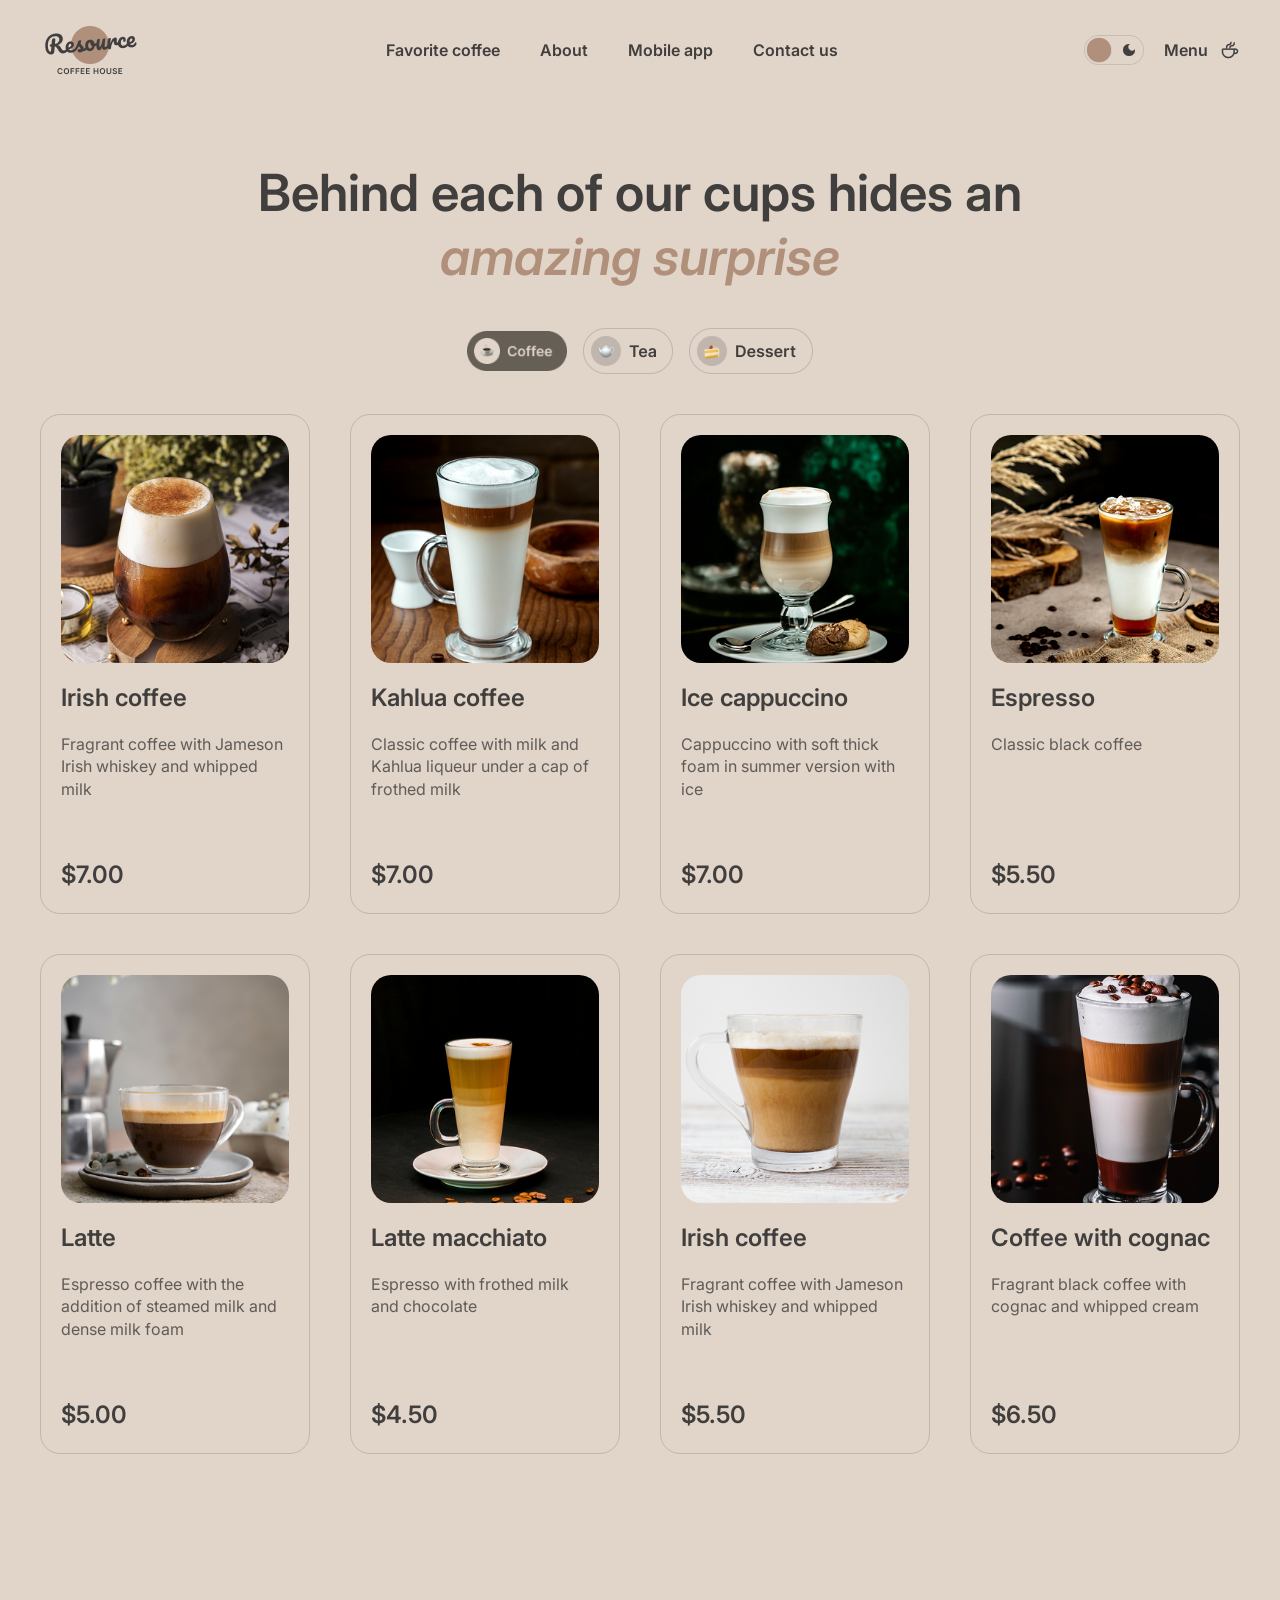
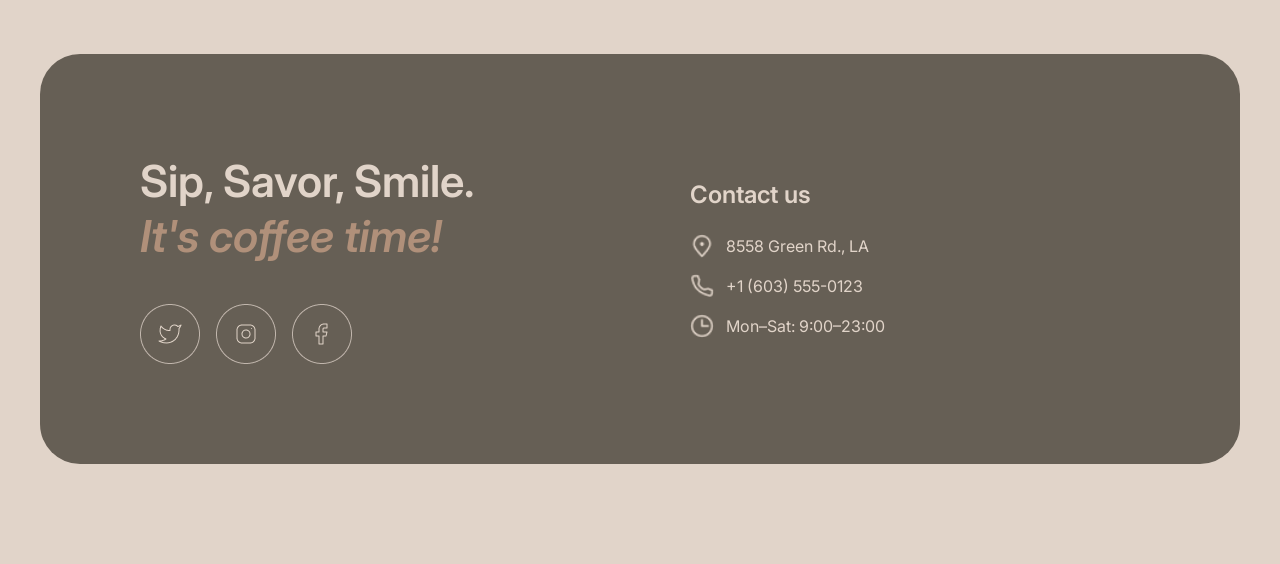
<file: catalog.html>
<!doctype html>
<html lang="en" data-theme="light">
  <head>
    <meta charset="UTF-8" />
    <meta name="viewport" content="width=device-width, initial-scale=1.0" />
    <title>Coffee House. Menu</title>
    <link rel="shortcut icon" href="assets/images/favicon.ico" />
    <link rel="preconnect" href="https://fonts.googleapis.com" />
    <link rel="preconnect" href="https://fonts.gstatic.com" crossorigin />
    <link
      href="https://fonts.googleapis.com/css2?family=Inter:ital,wght@0,400;0,500;0,600;1,400;1,600&display=swap"
      rel="stylesheet" />

    <link rel="stylesheet" href="css/style.css" />

    <script>
      (function () {
        const saved = localStorage.getItem('coffee-theme');
        const system = window.matchMedia('(prefers-color-scheme: dark)').matches ? 'dark' : 'light';
        document.documentElement.dataset.theme = saved || system;
      })();
    </script>
  </head>
  <body>
    <header class="header">
      <div class="container header__inner">
        <a href="index.html" class="logo" aria-label="Coffee House Residence — home">
          <img
            src="assets/images/logo-dark.png"
            alt="Coffee House Residence"
            class="logo__img logo__img--light" />

          <img src="assets/images/logo.png" alt="" class="logo__img logo__img--dark" />
        </a>

        <nav class="nav" aria-label="Main navigation">
          <a href="index.html#favorite" class="nav__link">Favorite coffee</a>
          <a href="index.html#about" class="nav__link">About</a>
          <a href="index.html#mobile" class="nav__link">Mobile app</a>
          <a href="index.html#contacts" class="nav__link">Contact us</a>
        </nav>

        <div class="header__actions">
          <button id="theme-toggle" class="theme-toggle" type="button" aria-label="Toggle theme">
            <img src="assets/images/theme-switch.png" alt="" class="theme-toggle__bg" />
            <span class="theme-toggle__thumb"></span>
          </button>
          <button class="burger" type="button" aria-label="Open menu" aria-expanded="false">
            <span></span><span></span>
          </button>
          <a href="catalog.html" class="btn btn--small">
            <span>Menu</span>
            <img src="assets/images/coffee-cup.png" alt="" class="btn__icon" />
          </a>
        </div>
      </div>
    </header>

    <main>
      <!-- CATALOG -->
      <section class="catalog">
        <div class="container">
          <h2 class="catalog__title">Behind each of our cups hides an <em>amazing surprise</em></h2>

          <div class="catalog__categories">
            <button class="category-btn category-btn--active" type="button" data-category="coffee">
              <img src="assets/images/tab-item-coffe.png" alt="Coffee" class="category-btn__img" />
            </button>
            <button class="category-btn" type="button" data-category="tea">
              <img src="assets/images/tab-item-tea.png" alt="" />
            </button>
            <button class="category-btn" type="button" data-category="dessert">
              <img src="assets/images/tab-item-dessert.png" alt="" />
            </button>
          </div>

          <div class="catalog__grid">
            <article class="card" data-category="coffee">
              <img src="assets/images/coffee-1.png" alt="Irish coffee" class="card__image" />
              <h3 class="card__title">Irish coffee</h3>
              <p class="card__desc">Fragrant coffee with Jameson Irish whiskey and whipped milk</p>
              <span class="card__price">$7.00</span>
            </article>

            <article class="card" data-category="coffee">
              <img src="assets/images/coffee-2.png" alt="Kahlua coffee" class="card__image" />
              <h3 class="card__title">Kahlua coffee</h3>
              <p class="card__desc">Classic coffee with milk and Kahlua liqueur under a cap of frothed milk</p>
              <span class="card__price">$7.00</span>
            </article>

            <article class="card" data-category="coffee">
              <img src="assets/images/coffee-3.png" alt="Ice cappuccino" class="card__image" />
              <h3 class="card__title">Ice cappuccino</h3>
              <p class="card__desc">Cappuccino with soft thick foam in summer version with ice</p>
              <span class="card__price">$7.00</span>
            </article>

            <article class="card" data-category="coffee">
              <img src="assets/images/coffee-4.png" alt="Espresso" class="card__image" />
              <h3 class="card__title">Espresso</h3>
              <p class="card__desc">Classic black coffee</p>
              <span class="card__price">$5.50</span>
            </article>

            <article class="card" data-category="coffee">
              <img src="assets/images/coffee-5.png" alt="Latte" class="card__image" />
              <h3 class="card__title">Latte</h3>
              <p class="card__desc">Espresso coffee with the addition of steamed milk and dense milk foam</p>
              <span class="card__price">$5.00</span>
            </article>

            <article class="card" data-category="coffee">
              <img src="assets/images/coffee-6.png" alt="Latte macchiato" class="card__image" />
              <h3 class="card__title">Latte macchiato</h3>
              <p class="card__desc">Espresso with frothed milk and chocolate</p>
              <span class="card__price">$4.50</span>
            </article>

            <article class="card" data-category="coffee">
              <img src="assets/images/coffee-7.png" alt="Irish coffee" class="card__image" />
              <h3 class="card__title">Irish coffee</h3>
              <p class="card__desc">Fragrant coffee with Jameson Irish whiskey and whipped milk</p>
              <span class="card__price">$5.50</span>
            </article>
            <article class="card" data-category="coffee">
              <img src="assets/images/coffee-8.png" alt="Coffee with cognac" class="card__image" />
              <h3 class="card__title">Coffee with cognac</h3>
              <p class="card__desc">Fragrant black coffee with cognac and whipped cream</p>
              <span class="card__price">$6.50</span>
            </article>
          </div>
        </div>
      </section>
    </main>

    <!-- ============ FOOTER (Contacts) ============ -->
    <footer id="contacts" class="footer">
      <div class="container">
        <div class="footer__card">
          <div class="footer__left">
            <h2 class="footer__title">
              Sip, Savor, Smile.
              <em class="footer__title-accent">It's coffee time!</em>
            </h2>

            <div class="footer__socials">
              <a href="#" class="social" aria-label="Twitter" target="_blank" rel="noopener">
                <img src="assets/images/button-icon-light-tw.png" alt="" class="social__icon" />
              </a>
              <a href="#" class="social" aria-label="Instagram" target="_blank" rel="noopener">
                <img src="assets/images/button-icon-light-inst.png" alt="" class="social__icon" />
              </a>
              <a href="#" class="social" aria-label="Facebook" target="_blank" rel="noopener">
                <img src="assets/images/button-icon-light-face.png" alt="" class="social__icon" />
              </a>
            </div>
          </div>

          <div class="footer__right">
            <h3 class="footer__subtitle">Contact us</h3>
            <ul class="footer__list">
              <li class="footer__item">
                <img src="assets/images/pin-alt.png" alt="" class="footer__icon" />
                <span>8558 Green Rd., LA</span>
              </li>
              <li class="footer__item">
                <img src="assets/images/phone.png" alt="" class="footer__icon" />
                <span>+1 (603) 555-0123</span>
              </li>
              <li class="footer__item">
                <img src="assets/images/clock.png" alt="" class="footer__icon" />
                <span>Mon–Sat: 9:00–23:00</span>
              </li>
            </ul>
          </div>
        </div>
      </div>
    </footer>

    <script src="js/theme.js"></script>
  </body>
</html>
</file>
<file: css/style.css>
/* ============================================================
   DESIGN TOKENS
   CSS custom properties for colors, radii and layout.
   Dark theme overrides these values via [data-theme="dark"].
   ============================================================ */
:root {
  /* Text */
  --text-primary: #403f3d;
  --text-inverse: #e1d4c9;
  --text-accent: #b0907a;

  /* Backgrounds */
  --bg-page: #e1d4c9;
  --bg-container: #665f55;
  --bg-overlay: rgba(64, 63, 61, 0.8);

  /* Borders */
  --border-primary: #c1b6ad;
  --border-inverse: #665f55;

  /* Layout */
  --radius: 40px;
  --radius-sm: 20px;
  --container-max: 1360px;
  --container-pad: 40px;
}

[data-theme='dark'] {
  --text-primary: #e1d4c9;
  --text-inverse: #e1d4c9;
  --text-accent: #b0907a;

  --bg-page: #292826;
  --bg-container: #403f3d;
  --bg-overlay: rgba(41, 40, 38, 0.8);

  --border-primary: #665f55;
  --border-inverse: #c1b6ad;
}

/* ============================================================
   RESET
   Minimal, predictable base across browsers.
   ============================================================ */
*,
*::before,
*::after {
  box-sizing: border-box;
  margin: 0;
  padding: 0;
}

html {
  scroll-behavior: smooth;
}

body {
  display: flex;
  flex-direction: column;
  min-height: 100vh;

  font-family:
    'Inter',
    system-ui,
    -apple-system,
    'Segoe UI',
    Roboto,
    sans-serif;
  font-size: 16px;
  font-weight: 400;
  line-height: 1.5;

  color: var(--text-primary);
  background-color: var(--bg-page);

  transition:
    background-color 0.3s ease,
    color 0.3s ease;
}

main {
  flex: 1;
}

a {
  color: inherit;
  text-decoration: none;
}

img {
  display: block;
  max-width: 100%;
}

button {
  font-family: inherit;
  color: inherit;
  background: none;
  border: none;
  cursor: pointer;
}

ul,
ol {
  list-style: none;
}

/* ============================================================
   TYPOGRAPHY
   Fluid scale via clamp() so headings adapt without extra
   media queries between breakpoints.
   ============================================================ */
h1,
.h1 {
  font-size: clamp(42px, 5vw, 72px);
  font-weight: 600;
  line-height: 1.05;
  letter-spacing: -0.02em;
}

h2,
.h2 {
  font-size: clamp(32px, 4vw, 60px);
  font-weight: 600;
  line-height: 1.25;
}

h3,
.h3 {
  font-size: clamp(20px, 2vw, 24px);
  font-weight: 600;
  line-height: 1.25;
}

/* Accent emphasis — italic + brand accent color */
em {
  font-style: italic;
  color: var(--text-accent);
}

/* ============================================================
   LAYOUT
   Centered content wrapper with max-width and safe side padding.
   ============================================================ */
.container {
  width: 100%;
  max-width: var(--container-max);
  margin: 0 auto;
  padding: 0 var(--container-pad);
}

/* ============================================================
   BUTTONS
   Pill-shaped button used across the app.
   ============================================================ */
.btn {
  display: inline-flex;
  align-items: center;
  justify-content: center;

  padding: 20px 40px;

  font-size: 16px;
  font-weight: 600;

  color: var(--text-primary);
  background-color: var(--bg-page);

  border: 1px solid var(--border-primary);
  border-radius: 100px;

  transition:
    background-color 0.2s ease,
    color 0.2s ease,
    transform 0.2s ease;
}

.btn:hover {
  transform: translateY(-1px);
}

.btn--small {
  display: inline-flex;
  align-items: center;
  gap: 12px;

  padding: 8px 0;
  font-size: 16px;
  font-weight: 600;
  line-height: 1;

  color: var(--text-primary);
  background: none;
  border: none;
  border-radius: 0;

  transition: color 0.2s ease;
}

.btn__icon {
  width: 20px;
  height: 20px;
  flex-shrink: 0;
  object-fit: contain;
}

.btn--hero {
  display: inline-flex;
  align-items: center;
  justify-content: center;
  gap: 8px;

  min-width: 200px;
  min-height: 64px;

  padding: 20px 78px;

  font-size: 16px;
  font-weight: 600;
  line-height: 1;

  color: #403f3d;
  background-color: #e1d4c9;

  border: none;
  border-radius: 100px;

  transition: background-color 0.2s ease;
}

.btn--hero:hover {
  background-color: #fff;
}

/* ============================================================
   HEADER
   Sticky top bar with logo, primary nav and actions.
   ============================================================ */
.header {
  position: sticky;
  top: 0;
  z-index: 100;

  padding: 20px 0;

  background-color: var(--bg-page);
  transition: background-color 0.3s ease;
}

.header__inner {
  display: flex;
  align-items: center;
  justify-content: space-between;
  gap: 40px;
}

/* --- Logo --- */
.logo {
  display: inline-flex;
  align-items: center;
}

.logo__img {
  height: 60px;
  width: 100px;
  display: block;
}

.logo__img--light {
  display: block;
}
.logo__img--dark {
  display: none;
}

[data-theme='dark'] .logo__img--light {
  display: none;
}
[data-theme='dark'] .logo__img--dark {
  display: block;
}

/* --- Navigation --- */
.nav {
  display: flex;
  gap: 40px;

  /* Auto margins center the nav between logo and actions */
  margin-left: auto;
  margin-right: auto;
}

.nav__link {
  font-size: 16px;
  font-weight: 600;
  transition: color 0.2s ease;
}

.nav__link:hover {
  color: var(--text-accent);
}

.header__actions {
  display: flex;
  align-items: center;
  gap: 20px;
}

/* --- Theme toggle --- */
.theme-toggle {
  position: relative;
  display: inline-flex;
  align-items: center;
  justify-content: center;

  padding: 0;
  background: none;
  border: none;

  transition: transform 0.2s ease;
}

.theme-toggle:hover {
  transform: scale(1.05);
}

.theme-toggle__bg {
  display: block;
  width: 60px;
  height: auto;
}

.theme-toggle__thumb {
  position: absolute;
  top: 4px;
  left: 4px;

  width: 22px;
  height: 22px;

  background-color: #b0907a;
  border-radius: 50%;

  transition: transform 0.3s ease;
}

[data-theme='dark'] .theme-toggle__thumb {
  transform: translateX(30px);
}

/* --- Burger (mobile only): circle with two lines --- */
.burger {
  display: none;
  align-items: center;
  justify-content: center;
  flex-direction: column;
  gap: 6px;

  width: 40px;
  height: 40px;
  padding: 0;

  border: 1px solid var(--text-primary);
  border-radius: 50%;

  transition:
    border-color 0.2s ease,
    background-color 0.2s ease;
}

.burger:hover {
  background-color: var(--text-primary);
}

.burger:hover span {
  background-color: var(--bg-page);
}

.burger span {
  display: block;
  width: 18px;
  height: 2px;
  background-color: var(--text-primary);
  transition:
    transform 0.3s ease,
    opacity 0.3s ease,
    background-color 0.2s ease;
}

/* ============================================================
   HERO
   Full-width rounded block with background image and CTA.
   ============================================================ */
.hero {
  padding: 60px 0 0;
}

.hero__inner {
  position: relative;
  display: flex;
  flex-direction: column;
  justify-content: center;
  align-items: flex-start;

  min-height: 640px;
  padding: 100px 80px;

  color: #fff;

  background-color: #403f3d;
  border-radius: var(--radius);
  overflow: hidden;
}

.hero__video {
  position: absolute;
  inset: 0;
  width: 100%;
  height: 100%;

  object-fit: cover;
  z-index: 0;
  pointer-events: none;
}

.hero__content {
  position: relative;
  z-index: 2;
  max-width: 540px;
}
.hero__title {
  max-width: 530px;
  margin-bottom: 40px;
  font-size: clamp(42px, 5vw, 72px);
  font-weight: 600;
  line-height: 1.05;
  color: #e1d4c9;
}

.hero__title em {
  color: #b0907a;
}

.hero__text {
  max-width: 530px;
  margin-bottom: 40px;
  font-size: 16px;
  font-weight: 400;
  color: rgba(255, 255, 255, 0.85);
}

/* ============================================================
   SECTIONS
   Shared vertical rhythm and section headings.
   ============================================================ */
section {
  padding: 100px 0;
}

.section-title {
  margin-bottom: 40px;
  text-align: center;
}

.section-title--left {
  text-align: left;
}

/* ============================================================
   FAVORITE COFFEE (slider)
   ============================================================ */
.favorite {
  padding-top: 100px;
}

.slider {
  display: flex;
  align-items: center;
  gap: 40px;

  margin-bottom: 40px;
}

.slider__arrow {
  display: flex;
  align-items: center;
  justify-content: center;
  flex-shrink: 0;

  width: 60px;
  height: 60px;

  border: 1px solid var(--text-primary);
  border-radius: 50%;

  transition:
    background-color 0.2s ease,
    border-color 0.2s ease;
}

.slider__arrow:hover {
  background-color: var(--text-primary);
}

.slider__arrow-icon {
  width: 24px;
  height: 24px;
  object-fit: contain;
  transition: filter 0.2s ease;
}

.slider__arrow:hover .slider__arrow-icon {
  filter: invert(1);
}

.slider__track {
  display: flex;
  justify-content: center;
  flex: 1;
}

/* Only one slide is visible at a time */
.slide {
  display: none;
  max-width: 480px;
  text-align: center;
}

.slide--active {
  display: block;
}

.slide__image {
  width: 320px;
  height: 320px;
  margin: 0 auto 20px;
  object-fit: contain;
}

.slide__title {
  margin-bottom: 16px;
}

.slide__text {
  margin-bottom: 16px;
  opacity: 0.8;
}

.slide__price {
  font-size: 24px;
  font-weight: 600;
}

.slider__dots {
  display: flex;
  justify-content: center;
  gap: 12px;
}

.slider__dot {
  width: 40px;
  height: 4px;
  border-radius: 2px;
  background-color: var(--border-primary);
  transition: background-color 0.2s ease;
}

.slider__dot--active {
  background-color: var(--text-primary);
}

/* ============================================================
   ABOUT
   Two-column gallery with asymmetric layout.
   ============================================================ */
.about__gallery {
  display: grid;
  grid-template-columns: repeat(2, minmax(0, 1fr));
  gap: 40px;
  margin-top: 60px;
}

.about__col {
  display: flex;
  flex-direction: column;
  gap: 40px;
}

.about__img {
  display: block;
  width: 100%;
  object-fit: cover;
  border-radius: var(--radius-sm);
}

.about__img--1 {
  height: 590px;
}
.about__img--2 {
  height: 430px;
}
.about__img--3 {
  height: 430px;
}
.about__img--4 {
  height: 590px;
}

/* ============================================================
   MOBILE APP
   Two-column section: copy on the left, devices on the right.
   ============================================================ */
.mobile__inner {
  display: grid;
  grid-template-columns: 1fr 1fr;
  gap: 100px;
  align-items: center;
}

.mobile .section-title {
  font-size: 60px;
  font-weight: 600;
  line-height: 1.25;
}

.mobile__text {
  font-size: 16px;
  font-weight: 400;
  margin: 40px 0;
  opacity: 0.8;
}

.mobile__stores {
  display: flex;
  flex-wrap: wrap;
  gap: 20px;
}

.store-btn {
  display: inline-flex;
  align-items: center;
  justify-content: center;

  padding: 0;
  background: none;
  border: none;
  border-radius: 0;

  transition:
    transform 0.2s ease,
    opacity 0.2s ease;
}

.store-btn:hover {
  transform: translateY(-2px);
  opacity: 0.85;
}

.store-btn img {
  display: block;
  height: 64px;
  width: 200px;
  object-fit: contain;
}

.mobile__phones {
  display: flex;
  justify-content: center;
  gap: 20px;
}

.mobile__phone {
  display: block;
  width: 100%;
  max-width: 630px;
  height: auto;
  object-fit: contain;
}

/* ============================================================
   CATALOG
   Category filters and product grid.
   ============================================================ */
.catalog {
  padding: 60px 0 100px;
}

.catalog__title {
  max-width: 900px;
  margin: 0 auto 40px;
  text-align: center;
}

/* --- Categories --- */
.catalog__categories {
  display: flex;
  flex-wrap: wrap;
  justify-content: center;
  gap: 16px;

  margin-bottom: 40px;
}

.category-btn {
  display: inline-flex;
  align-items: center;
  justify-content: center;

  padding: 0;
  background: none;
  border: none;
  cursor: pointer;

  transition: transform 0.2s ease;
}

.category-btn:hover {
  transform: translateY(-2px);
}

.category-btn__img {
  display: block;
  height: 40px;
  width: auto;
}

/* --- Grid: 4 columns --- */
.catalog__grid {
  display: grid;
  grid-template-columns: repeat(4, 1fr);
  gap: 40px;
}

/* --- Card --- */
.card {
  display: flex;
  flex-direction: column;

  padding: 20px;
  min-height: 500px;

  background-color: var(--bg-page);
  border: 1px solid var(--border-primary);
  border-radius: var(--radius-sm);

  cursor: pointer;
  transition:
    transform 0.2s ease,
    box-shadow 0.2s ease;
}

.card:hover {
  transform: translateY(-4px);
}

.card__image {
  width: 100%;
  aspect-ratio: 1 / 1;
  object-fit: cover;
  border-radius: var(--radius-sm);
  display: block;
}

.card__title {
  margin-top: 20px;
  font-size: 24px;
  font-weight: 600;
}

.card__desc {
  margin: 20px 0 0;
  font-size: 16px;
  font-weight: 400;
  opacity: 0.8;
  line-height: 1.4;
}

.card__price {
  margin-top: auto;
  padding-top: 20px;
  font-size: 24px;
  font-weight: 600;
}

/* ============================================================
   FOOTER (Contacts)
   Dark rounded card with offer and contact information.
   ============================================================ */
.footer {
  padding: 100px 0;
}

.footer__card {
  display: grid;
  grid-template-columns: 1fr 1fr;
  gap: 100px;
  align-items: center;

  padding: 100px;

  color: #e1d4c9;
  background-color: var(--bg-container);

  border-radius: var(--radius);
}

.footer__title {
  margin-bottom: 40px;
  font-size: clamp(28px, 4vw, 44px);
  white-space: nowrap;
}

.footer__title-accent {
  display: block;
}

.footer__title em {
  color: var(--text-accent);
}

.footer__socials {
  display: flex;
  gap: 16px;
}

.social {
  display: inline-flex;
  align-items: center;
  justify-content: center;

  padding: 0;
  background: none;
  border: none;
  border-radius: 0;

  transition:
    transform 0.2s ease,
    opacity 0.2s ease;
}

.social:hover {
  transform: translateY(-2px);
  opacity: 0.85;
}

.social:focus-visible {
  outline: 2px solid var(--text-accent);
  outline-offset: 4px;
  border-radius: 50%;
}

.social__icon {
  display: block;
  width: 60px;
  height: 60px;
  object-fit: contain;
}

.footer__subtitle {
  margin-bottom: 24px;
  font-size: 24px;
  font-weight: 600;
}

.footer__list {
  display: flex;
  flex-direction: column;
  gap: 16px;
}

.footer__item {
  display: flex;
  align-items: center;
  gap: 12px;
}

.footer__icon {
  flex-shrink: 0;
  width: 24px;
  height: 24px;
  object-fit: contain;
}

/* ============================================================
   RESPONSIVE
   ============================================================ */
@media (max-width: 1024px) {
  :root {
    --container-pad: 32px;
  }

  .hero__inner {
    min-height: 500px;
    padding: 80px 60px;
  }

  .mobile__inner {
    gap: 40px;
  }

  .catalog__grid {
    grid-template-columns: repeat(3, 1fr);
    gap: 32px;
  }

  .footer__card {
    gap: 40px;
    padding: 60px;
  }
}

@media (max-width: 768px) {
  /* Mobile navigation */
  .nav {
    display: none;
  }

  .burger {
    display: flex;
  }

  /* Header keeps only logo, theme toggle and burger */
  .header .btn--small {
    display: none;
  }

  /* Gallery to single column */
  .about__gallery {
    grid-template-columns: 1fr;
  }

  .about__img {
    height: 300px;
  }

  /* Mobile app to single column */
  .mobile__inner {
    grid-template-columns: 1fr;
  }

  .mobile__phones {
    order: -1;
  }

  /* Footer to single column */
  .footer__card {
    grid-template-columns: 1fr;
    gap: 40px;
    padding: 60px 40px;
  }

  /* Catalog to 2 columns */
  .catalog__grid {
    grid-template-columns: repeat(2, 1fr);
  }
}

@media (max-width: 380px) {
  :root {
    --container-pad: 16px;
  }

  /* Header: shrink so it fits 320-380px screens */
  .header {
    padding: 12px 0;
  }

  .header__inner {
    gap: 16px;
  }

  .header__actions {
    gap: 12px;
  }

  .logo__img {
    width: 76px;
    height: 46px;
  }

  section {
    padding: 60px 0;
  }

  .hero__inner {
    min-height: 420px;
    padding: 60px 24px;
    border-radius: 20px;
  }

  .hero__title,
  .hero__text {
    margin-bottom: 24px;
  }

  .hero__text {
    font-size: 14px;
  }

  .slider {
    gap: 12px;
  }

  .slider__arrow {
    width: 40px;
    height: 40px;
  }

  .slider__arrow-icon {
    width: 16px;
    height: 16px;
  }

  .slide__image {
    width: 220px;
    height: 220px;
  }

  .mobile .section-title {
    font-size: 32px;
  }

  .store-btn img {
    height: 50px;
    width: auto;
  }

  .catalog__grid {
    grid-template-columns: 1fr;
    gap: 24px;
  }

  .card {
    height: auto;
    min-height: 480px;
  }

  .footer {
    padding: 60px 0;
  }

  .footer__card {
    padding: 40px 24px;
    border-radius: 20px;
  }

  .footer__socials {
    gap: 12px;
  }

  .social__icon {
    width: 48px;
    height: 48px;
  }

  .btn {
    padding: 14px 28px;
    font-size: 14px;
  }
}
</file>
